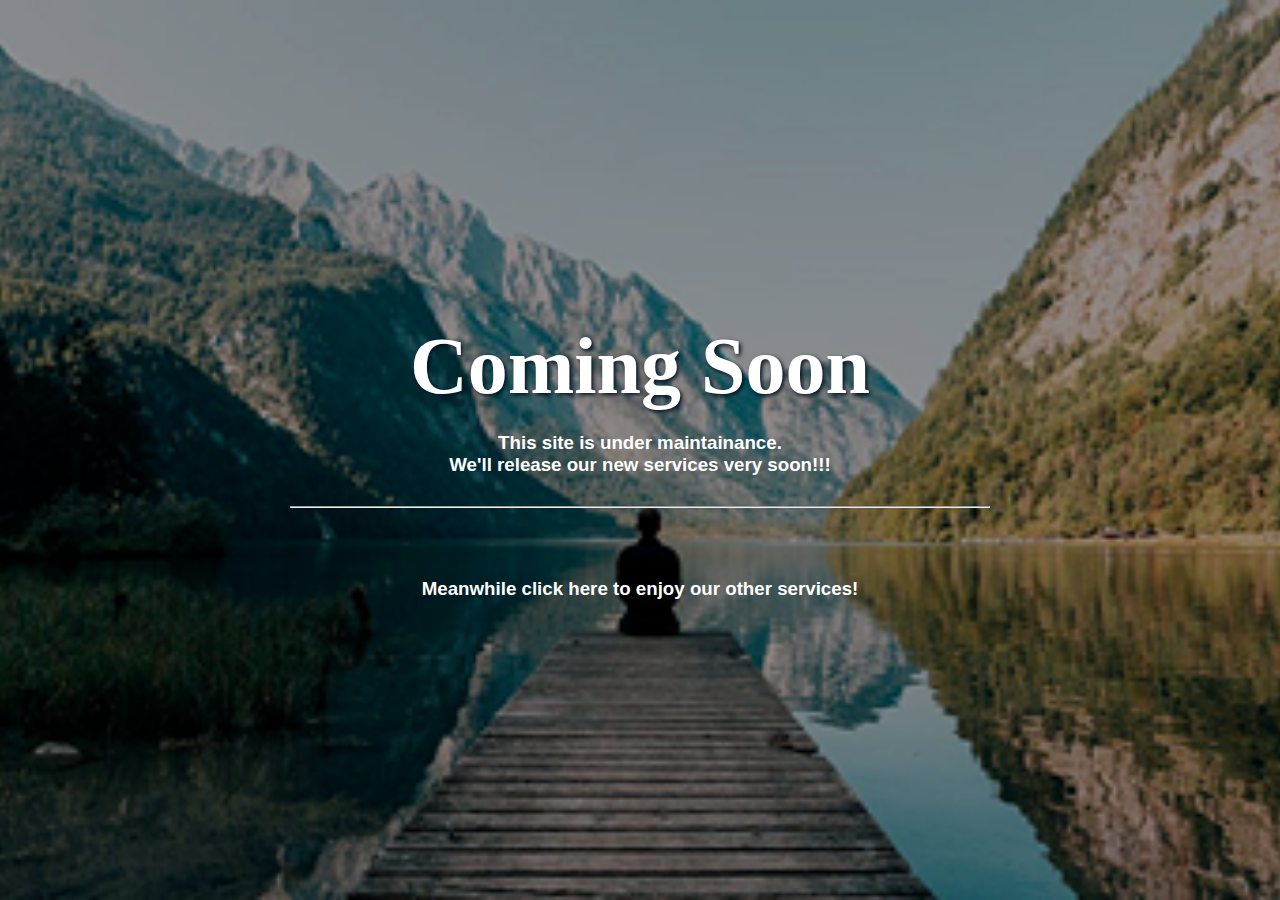
<file: html/comingSoon.html>
<!DOCTYPE html>
<html lang="en">
  <head>
    <meta charset="UTF-8" />
    <meta http-equiv="X-UA-Compatible" content="IE=edge" />
    <meta name="viewport" content="width=device-width, initial-scale=1.0" />
    <link rel ="icon" href="../images/favicon-enhanced.png">
    <link rel="stylesheet" href="../css/styles.css" />
    <link rel="preconnect" href="https://fonts.googleapis.com">
<link rel="preconnect" href="https://fonts.gstatic.com" crossorigin>
<link href="https://fonts.googleapis.com/css2?family=Cedarville+Cursive&family=Dancing+Script&family=Itim&family=Oleo+Script+Swash+Caps&family=Permanent+Marker&display=swap" rel="stylesheet">
    <title>AllWell - Coming Soon</title>
  </head>
  <body>
      <h1>Coming Soon</h1>
      <h3>This site is under maintainance.<br />We'll release our new services very
        soon!!!</h3>
      <hr>
      <p id="launch"></p>
      <h3><a href="https://sukoon-stress-free.netlify.app/#services">Meanwhile click here to enjoy our other services!</a></h3>
  
    </body>
<!--     <script src="../js/comingSoon.js"></script> -->
</html>
</file>
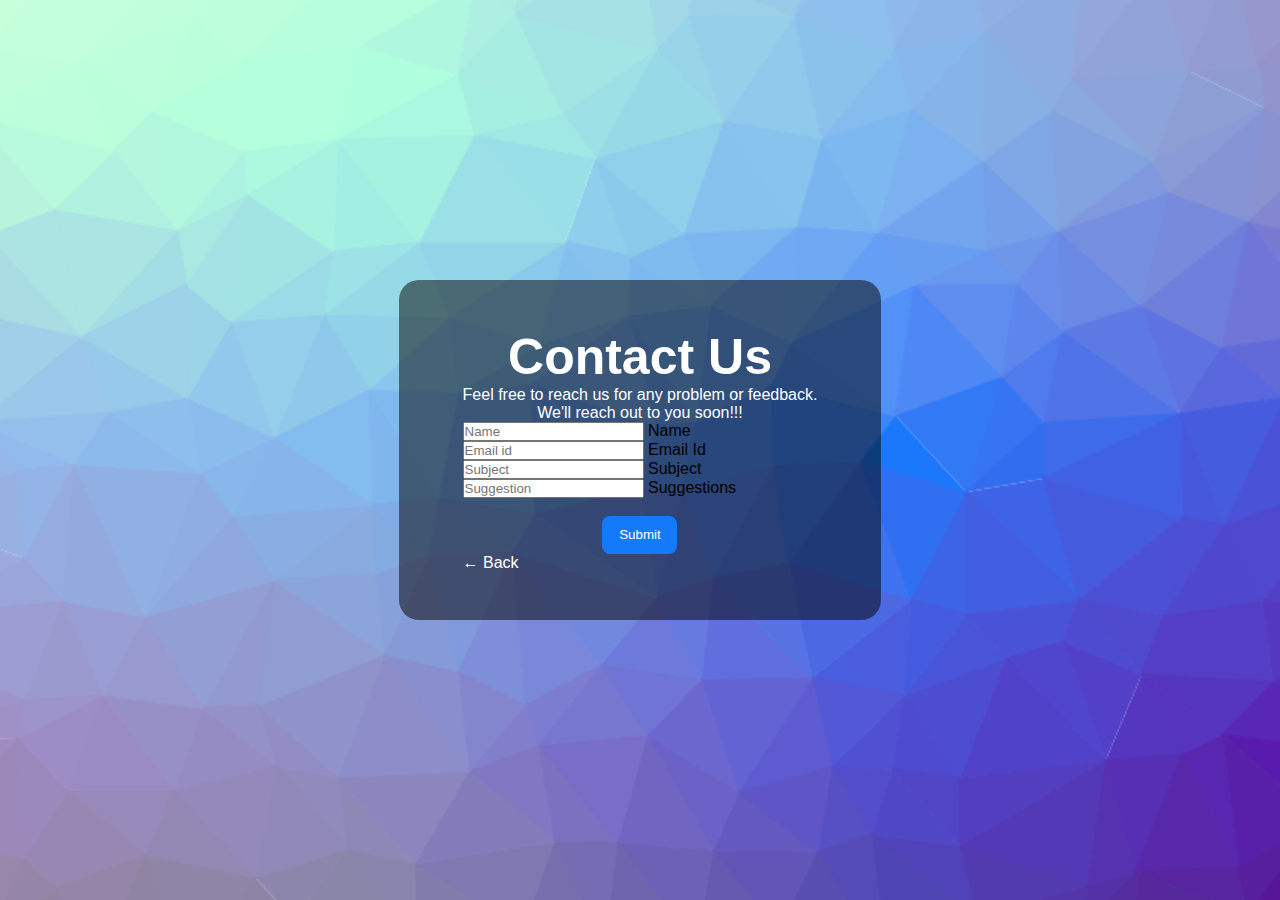
<file: html/contact.html>
<!DOCTYPE html>
<html lang="en">

<head>
    <meta charset="UTF-8" />
    <meta http-equiv="X-UA-Compatible" content="IE=edge" />
    <meta name="viewport" content="width=device-width, initial-scale=1.0" />
    <link rel="icon" href="/images/favicon-enhanced.png">
    <title>AllWell - Contact Us</title>
    <link rel="stylesheet" href="css/contact.css" />
    <link rel="stylesheet" href="https://cdn.jsdelivr.net/npm/bootstrap@5.2.0/dist/css/bootstrap.min.css">
</head>

<body onload="myfunction()">
    <div id="load"></div>
    <!-- Contact Us Section -->
    <section id="contact">
        <div class="form-container">
            <div class="header">
                <h1>Contact Us</h1>
                <p>
                    Feel free to reach us for any problem or feedback.<br />We'll reach
                    out to you soon!!!
                </p>
            </div>

            <form action="https://formspree.io/f/mvoygqdg" method="POST">
                <div class="form-floating mb-3">
                    <input type="text" pattern="^[\S]+\s+[\S]+$" name="name" class="name form-control" id="floatingInput" placeholder="Name" required>
                    <label for="name">Name</label>
                </div>

                <div class="form-floating mb-3">
                    <input type="email" name="email" class="email form-control" id="floatingInput" placeholder="Email id" required>
                    <label for="email">Email Id</label>
                </div>

                <div class="form-floating mb-3">
                    <input type="text" pattern="^[\S\s]+\S" name="subject" class="subject form-control" id="floatingInput" placeholder="Subject" required>
                    <label for="subject">Subject</label>
                </div>

                <div class="form-floating mb-3">
                    <input type="text" name="suggestion" pattern="^[\S\s]+\S" class="suggestion form-control" id="floatingInput" placeholder="Suggestion" required>
                    <label for="suggestion">Suggestions</label>
                </div>

                <a class="atag" href="mailto:sukoon665@gmail.com"><button type="submit" class="btn">Submit</button></a>   
            </form>
            <p><a class="tag" href="../index.html">&#8592; Back</a></p>
        </div>
    </section>
    <script>
        var preloader = document.getElementById('load');
        function myfunction(){
            preloader.style.display='none';
        }
    </script>
</body>

</html>
<script src="https://cdn.jsdelivr.net/npm/bootstrap@5.2.0/dist/js/bootstrap.bundle.min.js"></script>
</file>
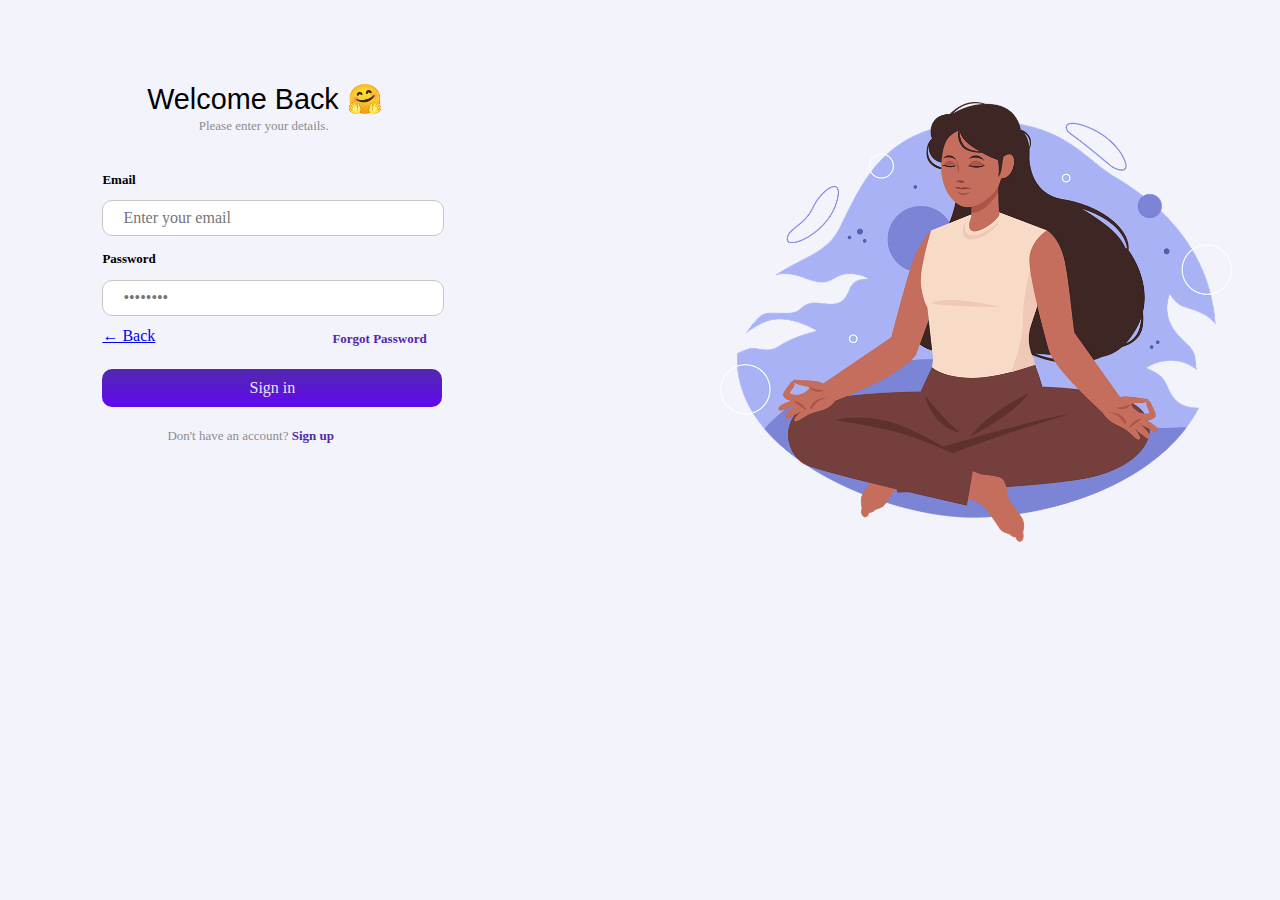
<file: html/login.html>
<!DOCTYPE html>
<html lang="en">
<head>
  <meta charset="UTF-8" />
  <meta http-equiv="X-UA-Compatible" content="IE edge" />
  <meta name="viewport" content="width=device-width, initial-scale=1.0" />
  <link rel="icon" href="/images/favicon-enhanced.png" />
  <link rel="stylesheet" href="css/login.css" />
  <link rel="stylesheet" href="https://cdnjs.cloudflare.com/ajax/libs/font-awesome/5.13.0/css/all.min.css" />

  <style>
    /* Custom CSS for alert messages */
    .alert {
      display: none;
      position: fixed;
      top: 10%;
      left: 50%;
      transform: translate(-50%, -50%);
      padding: 20px;
      background-color: #4caf50;
      color: white;
      text-align: center;
      border-radius: 6px;
      box-shadow: 0px 0px 10px 0px #262626;
      opacity: 0.8;
      transition: all 0.3s ease-in-out;
      z-index: 1;
    }

    #emptyFieldsAlert {
      background-color: red;
    }
    
    input[type="password"]::-webkit-credentials-auto-fill-button,
    input[type="password"]::-webkit-contacts-auto-fill-button,
    input[type="password"]::-ms-reveal {
        display: none;
      }
  </style>
  <title>AllWell - Login</title>
</head>
  <body onload="myfunction()">
    <div id="load">
      <div
        style="
          background-color: white;
          height: 25vh;
          width: 100%;
          position: relative;
          top: -70px;
        "></div>
  </div>

  <div class="alert" id="emptyFieldsAlert" style="display: none">
    Please fill in all fields!
  </div>
  <img src="../images/signupill.png" alt="" />
  <div class="login">
    <div class="welcome">
      <h1 class="titletext">Welcome Back &#x1F917</h1>
      <span>Please enter your details.</span>
    </div>
    <div class="inputs">
      <span>Email<br /></span>
      <input class="inputbox" placeholder="Enter your email" id="loginEmail" /><br />
      <span>Password<br /></span>
      <input type="password" class="inputbox" placeholder="••••••••" id="loginPassword" />
      <i class="fas fa-eye-slash" id="toggleLoginPassword" style="margin-left: -30px; cursor: pointer;"></i>
    </div>
    <div class="forgotpass">
      <span>Forgot Password</span>
    </div>
    <p class="back"><a class="tag" href="../index.html">&#8592; Back</a></p>
    <div class="button">
      <input type="button" class="signin" value="Sign in" id="loginButton" />
    </div>
    <div class="signupline">
      <span>Don't have an account?</span>
      <span class="signupbutton"> Sign up</span>
    </div>
  </div>
  <div class="register">
    <div class="welcome">
      <h1 class="titletext">Create an account</h1>
      <span>Let's get started.</span>
    </div>
    <div class="inputs">
      <span>Username<br /></span>
      <input class="inputbox" placeholder="Enter your username" id="signupUsername" /><br />
      <span>Email<br /></span>
      <input class="inputbox" placeholder="Enter your email" id="signupEmail" /><br />
      <span>Password<br /></span>
      <input type="password" class="inputbox" placeholder="••••••••" id="signupPassword" />
      <i class="fas fa-eye-slash" id="toggleSignupPassword" style="margin-left: -30px; cursor: pointer;"></i>
    </div>
    <p class="back-1"><a class="tag1" href="../index.html">&#8592; Back</a></p>
    <div class="button">
      <input type="button" class="signin" value="Sign up" id="signupButton" />
    </div>
    <div class="signupline">
      <span>Already have an account?</span>
      <span class="signinbutton"> Sign in</span>
    </div>
  </div>

  <!-- Alert messages -->
  <div class="alert" id="loginAlert">Sign in successful!</div>
  <div class="alert" id="signupAlert">Sign up successful!</div>

  <script>
    const signin_btn = document.querySelector(".signinbutton");
    const signup_btn = document.querySelector(".signupbutton");
    const register = document.querySelector(".register");
    const login = document.querySelector(".login");
    signup_btn.addEventListener("click", () => {
      register.style.display = "block";
      login.style.display = "none";
    });
    signin_btn.addEventListener("click", () => {
      register.style.display = "none";
      login.style.display = "block";
    });
    loginButton.addEventListener("click", () => {
      const emailInput = document.getElementById("loginEmail");
      const passwordInput = document.getElementById("loginPassword");
      const loginAlert = document.getElementById("loginAlert");
      if (emailInput.value.trim() === "" || passwordInput.value.trim() === "") {
        const emptyFieldsAlert = document.getElementById("emptyFieldsAlert");
        emptyFieldsAlert.style.display = "block";
        setTimeout(() => {
          emptyFieldsAlert.style.display = "none";
        }, 3000);
      } else {
        emailInput.value = ""; // Clear email input
        passwordInput.value = ""; // Clear password input

        loginAlert.style.display = "block";
        setTimeout(() => {
          loginAlert.style.display = "none";
        }, 3000);
      }
    });

    signupButton.addEventListener("click", () => {
      const usernameInput = document.getElementById("signupUsername");
      const emailInput = document.getElementById("signupEmail");
      const passwordInput = document.getElementById("signupPassword");
      const signupAlert = document.getElementById("signupAlert");

      if (
        usernameInput.value.trim() === "" ||
        emailInput.value.trim() === "" ||
        passwordInput.value.trim() === ""
      ) {
        const emptyFieldsAlert = document.getElementById("emptyFieldsAlert");
        emptyFieldsAlert.style.display = "block";
        setTimeout(() => {
          emptyFieldsAlert.style.display = "none";
        }, 3000);
      } else {
        usernameInput.value = ""; // Clear username input
        emailInput.value = ""; // Clear email input
        passwordInput.value = ""; // Clear password input

        signupAlert.style.display = "block";
        setTimeout(() => {
          signupAlert.style.display = "none";
        }, 3000);
      }
    });

  </script>
  <script>
    const preloader = document.getElementById("load");
    function myfunction() {
      preloader.style.display = "none";
    }
    const toggleLoginPassword = document.querySelector("#toggleLoginPassword");
    const loginPassword = document.getElementById("loginPassword");

    toggleLoginPassword.addEventListener("click", function (e) {

      if(loginPassword.type == "text"){
        loginPassword.type = "password";
        toggleLoginPassword.className = "fas fa-eye-slash";
      }
      else if(loginPassword.type == "password"){
        loginPassword.type = "text";
        toggleLoginPassword.className = "fas fa-eye";
      }
    });

    const toggleSignupPassword = document.querySelector("#toggleSignupPassword");
    const signupPassword = document.getElementById("signupPassword");

    toggleSignupPassword.addEventListener("click", function (e) {

      if(signupPassword.type == "text"){
        signupPassword.type = "password";
        toggleSignupPassword.className = "fas fa-eye-slash";
      }
      else if(signupPassword.type == "password"){
        signupPassword.type = "text";
        toggleSignupPassword.className = "fas fa-eye";
      }
    });
  </script>

</body>
</html>
</file>
<file: css/styles.css>
* {
  box-sizing: border-box;
}


*{
  margin: 0%;
  padding: 0%;
  box-sizing: border-box;
}
body{
  background-image: url("../images/coming_soon_bg.png");
  background-color: black;
  background-repeat: no-repeat;
  background-size: cover;
  background-position: center center;
  height: 100vh;
  font-family: "Poppins", sans-serif;
  display: flex;
  flex-direction: column;
  align-items: center;
  justify-content: center;
  text-align: center;
  margin: 0;
  overflow: hidden;
}
p{
  color: white;
  display: flex;
  align-items: center;
  width: 100%;
  font-size: 30px;
  font-weight: bold;
  margin: 30px 0;
}
h1{
  color: white;
  margin: 20px 0;
  width: 100%;
  font-size: 80px;
  text-align: center;
  font-weight: bold;
}
hr{
  margin: 30px 0;
  display:flex;
  width: 700px;
}
#launch{
  margin: 20px 0;
  margin-left:20%;
  font-size: 40px;
} 

h1 {
  font-family: 'Itim',cursive;
  color: white;
  font-weight: normal;
  font-size: 60px;
  text-shadow: 2px 2px 4px #011120;
  -moz-transition: all 0.2s ease-in;
  -o-transition: all 0.2s ease-in;
  -webkit-transition: all 0.2s ease-in;
  transition: all 0.2s ease-in;
  margin: 20px 0;
  width: 100%;
  font-size: 80px;
  text-align: center;
  font-weight: bold;
}

h3{
  color: white;
}
h3 a{
  color: white;
  text-decoration: none;
}

h3 a:hover{
  color: lightcyan;
  text-shadow:0px 0px 10px blueviolet;
  -moz-transition: all 0.2s ease-in;
  -o-transition: all 0.2s ease-in;
  -webkit-transition: all 0.2s ease-in;
  transition: all 0.2s ease-in;
}

h1:hover {
  color: lightcyan;
  text-shadow:0px 0px 20px blueviolet;
  -moz-transition: all 0.2s ease-in;
  -o-transition: all 0.2s ease-in;
  -webkit-transition: all 0.2s ease-in;
  transition: all 0.2s ease-in;
}


@keyframes typing {
  from {
    width: 0;
  }
}


@media (max-width: 500px) {
  h1 {
    font-size: 45px;
  }
  .time {
    margin: 5px;
    padding: 0.1rem;
  }
  .time h2 {
    font-size: 12px;
  }
  .text {
    font-size: 10px;
    box-shadow: 5px 5px 3px rgb(143, 143, 143);
    padding: 0.1rem;
    border-radius: 1px;
  }
  h3 {
    color: white;
    font-size: 1rem;
    animation: typing 1s steps(12);
  }
}
</file>
<file: html/css/contact.css>
* {
  margin: 0;
  padding: 0;
  -webkit-box-sizing: border-box;
  box-sizing: border-box;
}
#load{
	margin: auto;
    width: 100%;
    height: -webkit-fill-available;
    position: fixed;
    background: #fff url(/images/Spin-Preloader-1.gif) no-repeat center;
    z-index: 9999999;
}
.header {
  display: flex;
  text-align: center;
  margin: auto;
  flex-direction: column;
}

body {
  display: -webkit-box;
  display: -ms-flexbox;
  display: flex;
  -webkit-box-pack: center;
  -ms-flex-pack: center;
  justify-content: center;
  -webkit-box-align: center;
  -ms-flex-align: center;
  align-items: center;
  height: 100vh;
  background: url("../../images/contact.png");
  background-size: cover;
  background-repeat: no-repeat;
  font-family: "Lato", sans-serif;
  
}

h1 {
  font-size: 50px;
  font-weight: 900;
  color: #fff;
}
p{
  color: #fff;
}
.sr-only:not(:focus):not(:active) {
  clip: rect(0 0 0 0);
  -webkit-clip-path: inset(50%);
  clip-path: inset(50%);
  height: 1px;
  overflow: hidden;
  position: absolute;
  white-space: nowrap;
  width: 1px;
}

.form-container {
  padding: 3rem 4rem;
border-radius: 20px;
  background-color: rgba(0, 0, 0, 0.5);
}

a {
  text-decoration: none;
  display:flex;
  margin:auto;
}
.atag {
  text-decoration: none;
  width:75px;
}
.tag{
  width:60px;
  margin:0 !important;
  text-decoration: none;
  color: #fff;
}
a .btn {
  margin-top: 18px;
  border: 2px solid #137afc;
  color: #fff;
  cursor: pointer;
  background-color:  #137afc;
  box-shadow: inset 0 0 0 0 #137afc;
  border-radius: 8px;
  -webkit-border-radius: 8px;
  -moz-border-radius: 8px;
  -ms-border-radius: 8px;
  -o-border-radius: 8px;
  transition: ease-out 0.4s;
  -webkit-transition: ease-out 0.4s;
  -moz-transition: ease-out 0.4s;
  -ms-transition: ease-out 0.4s;
  -o-transition: ease-out 0.4s;
}

a .btn {
  display: block;
  text-decoration: none;
  font-family: "Montserrat", sans-serif;
  font-weight: 500;
  height: 2.4rem;
  width: 7.1rem;
  text-align: center;
  display: flex;
  justify-content: center;
  align-items: center;
}

a .btn:hover {
  border: 2px solid #137afc;
  box-shadow: inset 130px 0 0 0 #fff;
  color: #137afc;
}
</file>
<file: html/css/login.css>
@import url("https://fonts.googleapis.com/css2?family=Poppins:wght@100;200;300;400;500;600;700;800&display=swap");
@import url("https://fonts.googleapis.com/css2?family=Prompt:wght@600&display=swap");

:root {
  --main-icon-color: #5328af;
  --main-bg-color: #f3f3fb;
}

body {
  overflow: hidden;
  background-color: var(--main-bg-color);
  margin: 0;
  padding: 0;
  box-sizing: border-box;
}

img {
  height: 400px;
}

.login,
.register {
  max-width: 35rem;
  width: 100%;
}

.container {
  height: 100vh;
  width: 100%;
  display: flex;
  align-items: center;
  justify-content: center;
}

#load {
  margin: auto;
  width: 100%;
  height: -webkit-fill-available;
  position: fixed;
  background: #fff url(/images/Spin-Preloader-1.gif) no-repeat center;
  z-index: 9999999;
}

.welcome h1 {
  font-family: "Prompt", sans-serif;
  font-weight: 500;
  margin: 0% 0%;
  font-size: 1.8em;
}

.welcome span {
  font-family: "Poppins";
  color: #8e8d8d;
  font-size: small;
}

.inputs {
  margin: 2.2em 0em;
  margin-bottom: 0em;
}

.inputs span {
  font-family: "Poppins";
  font-weight: 600;
  font-size: small;
}

.inputbox {
  width: 300px;
  margin: 0.8em 0em;
  display: inline-block;
  -webkit-box-sizing: content-box;
  -moz-box-sizing: content-box;
  box-sizing: content-box;
  padding: 8px 20px;
  border: 1px solid #c7c7c7;
  -webkit-border-radius: 10px;
  border-radius: 10px;
  font: normal 16px / normal "Poppins";
  color: #000000;
  -o-text-overflow: clip;
  text-overflow: clip;
}

/*.forgotpass {
  display: flex;
  justify-content: space-between;
  width: 350px;
  align-items: center;
}
*/
.forgotpass span {
  font-family: "Poppins";
  font-weight: 650;
  font-size: small;
  color: var(--main-icon-color);
  cursor: pointer;
}

.signin {
  margin: 0.5em 0em;
  width: 320px;
  display: inline-block;
  -webkit-box-sizing: content-box;
  -moz-box-sizing: content-box;
  box-sizing: content-box;
  cursor: pointer;
  padding: 10px 10px;
  border: none;
  -webkit-border-radius: 10px;
  border-radius: 10px;
  font: normal 16px / normal "Poppins";
  font-weight: 500;
  color: rgba(255, 255, 255, 0.9);
  -o-text-overflow: clip;
  text-overflow: clip;
  background: var(--main-icon-color);
  background: linear-gradient(0deg,
      rgba(96, 9, 240, 1) 0%,
      var(--main-icon-color) 100%);
  border: none;
}

.signin:before {
  height: 0%;
  width: 2px;
}

.signin:hover {
  box-shadow: 4px 4px 6px 0 rgba(255, 255, 255, 0.5),
    -4px -4px 6px 0 rgba(116, 125, 136, 0.5),
    inset -4px -4px 6px 0 rgba(255, 255, 255, 0.2),
    inset 4px 4px 6px 0 rgba(0, 0, 0, 0.4);
}

.back-1 {
  margin-top: -0.6%;
}

.signupline {
  font-family: "Poppins";
  color: #8e8d8d;
  font-size: small;
  padding: 1em 5em;
}

.signupbutton,
.signinbutton {
  font-family: "Poppins";
  font-weight: 650;
  font-size: small;
  color: var(--main-icon-color);
  cursor: pointer;
}

.register {
  display: none;
}


@media screen and (max-width: 1920px) {
  img {
    width: 40%;
    height: 2%;
    margin: -25em 45em;
    margin-top: 8%;
  }

  .login ,.register {
    margin-left: 8%;
    margin-top: -5%;
  }

  .forgotpass span {
    margin-left: 230px;
  }

  .back{
    margin-top: -3.5%;
  }

  .welcome {
    margin-left:8%;
  }

  .welcome span {
   margin-left: 10%;
  }
}
@media screen and (max-width: 970px) {
  img {
    margin: 6em 25em;
    width: 70%;
  }
}
@media screen and (max-width: 720px) {
  img {
    margin: 0em 0em;
    width: 80%;
    height: 40%;
    padding-bottom: 12%;

  }
  .login {
    margin-top: 8%;
  }
  
}
@media screen and (max-width: 575px) {
  img {
    width: 50%;
    height: 42%;
    padding-bottom: 20%;
  }
  
}
@media screen and (max-width: 484px) {
  img {
    width: 140%;
    margin-top: 15%;
  }
  .login {
    margin-top: 45%;
  }
}
@media screen and (max-width: 380px) {

  .welcome {
    text-align: center;
    margin-top: -20%;
    margin-left: 15px;
  }
  .welcome h1 {
    font-size: 1.5em;
    margin-left: auto;
    margin-right: 15px;
    justify-content: center;
    align-items: center;
    margin-top: 0;
  }

  img {
    max-width: 80%;
    height: 40%;
    margin-left: 30px;
    margin-right: auto;
    justify-content: center;
    align-items: center;
    margin-top: 0;
  }

  .login {
    margin-top: -6%;
    margin-left: 10px;
  }
  .inputs {
    margin: 2.2em 0em;
    margin-bottom: 0em;
  }
  
  .inputs span {
    margin-left: 15px;
  }
  .inputbox {
    width: 270px;
    margin-left: 15px;
  }
  
  .forgotpass span {
    margin-left: 200px;
  }

  .back {
    margin-top: -5%;
    margin-left: 15px;
  }

  .signin {
    width: 300px;
    margin-left:12px ;
    margin-top: 0;
    align-items: center;
    justify-content: center;
  }

  .signupline {
    padding-top: 5px;
  }

  .welcome span {
    margin-right: 15%;
  }
}
</file>
